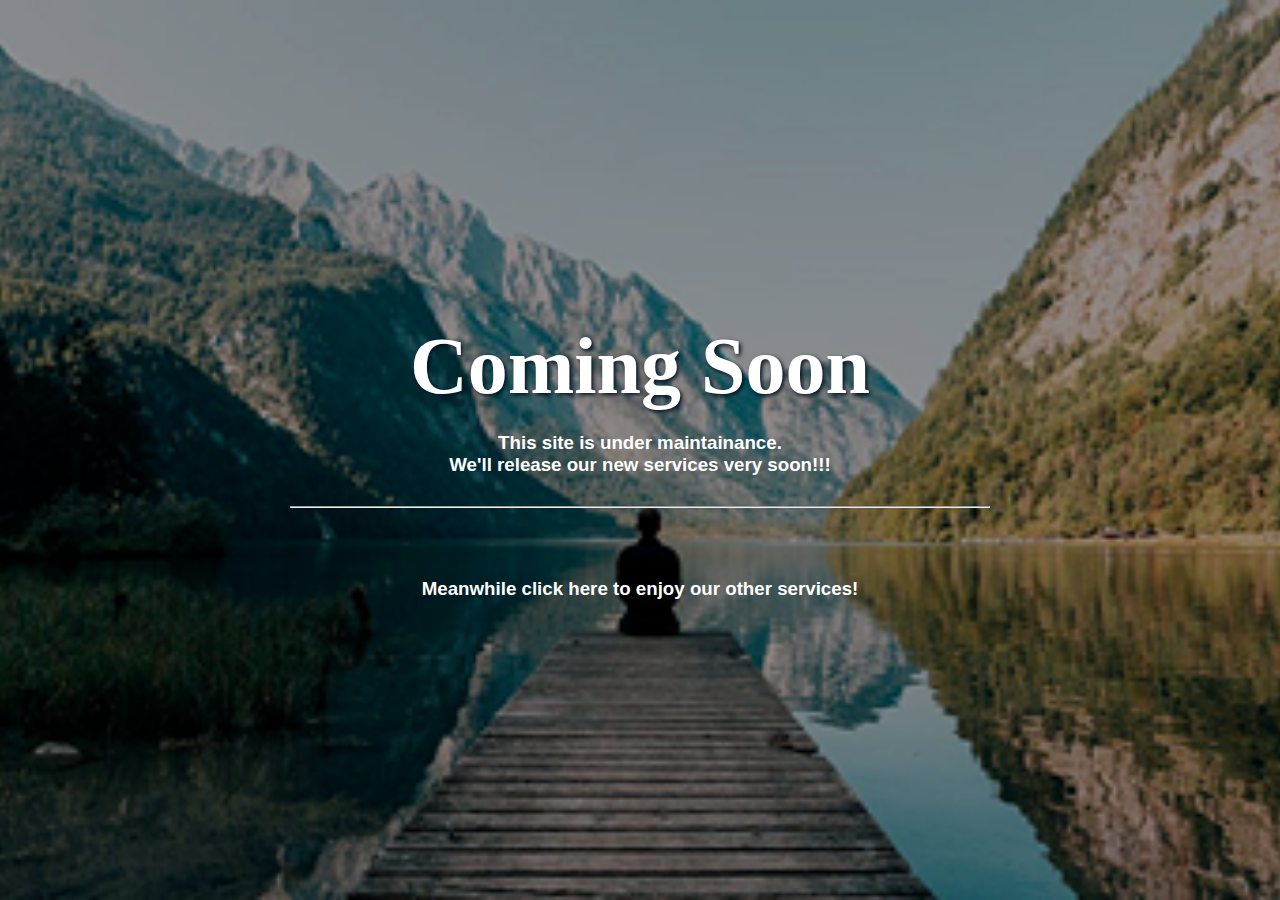
<file: html/comingSoon.html>
<!DOCTYPE html>
<html lang="en">
  <head>
    <meta charset="UTF-8" />
    <meta http-equiv="X-UA-Compatible" content="IE=edge" />
    <meta name="viewport" content="width=device-width, initial-scale=1.0" />
    <link rel ="icon" href="../images/favicon-enhanced.png">
    <link rel="stylesheet" href="../css/styles.css" />
    <link rel="preconnect" href="https://fonts.googleapis.com">
<link rel="preconnect" href="https://fonts.gstatic.com" crossorigin>
<link href="https://fonts.googleapis.com/css2?family=Cedarville+Cursive&family=Dancing+Script&family=Itim&family=Oleo+Script+Swash+Caps&family=Permanent+Marker&display=swap" rel="stylesheet">
    <title>AllWell - Coming Soon</title>
  </head>
  <body>
      <h1>Coming Soon</h1>
      <h3>This site is under maintainance.<br />We'll release our new services very
        soon!!!</h3>
      <hr>
      <p id="launch"></p>
      <h3><a href="https://sukoon-stress-free.netlify.app/#services">Meanwhile click here to enjoy our other services!</a></h3>
  
    </body>
<!--     <script src="../js/comingSoon.js"></script> -->
</html>
</file>
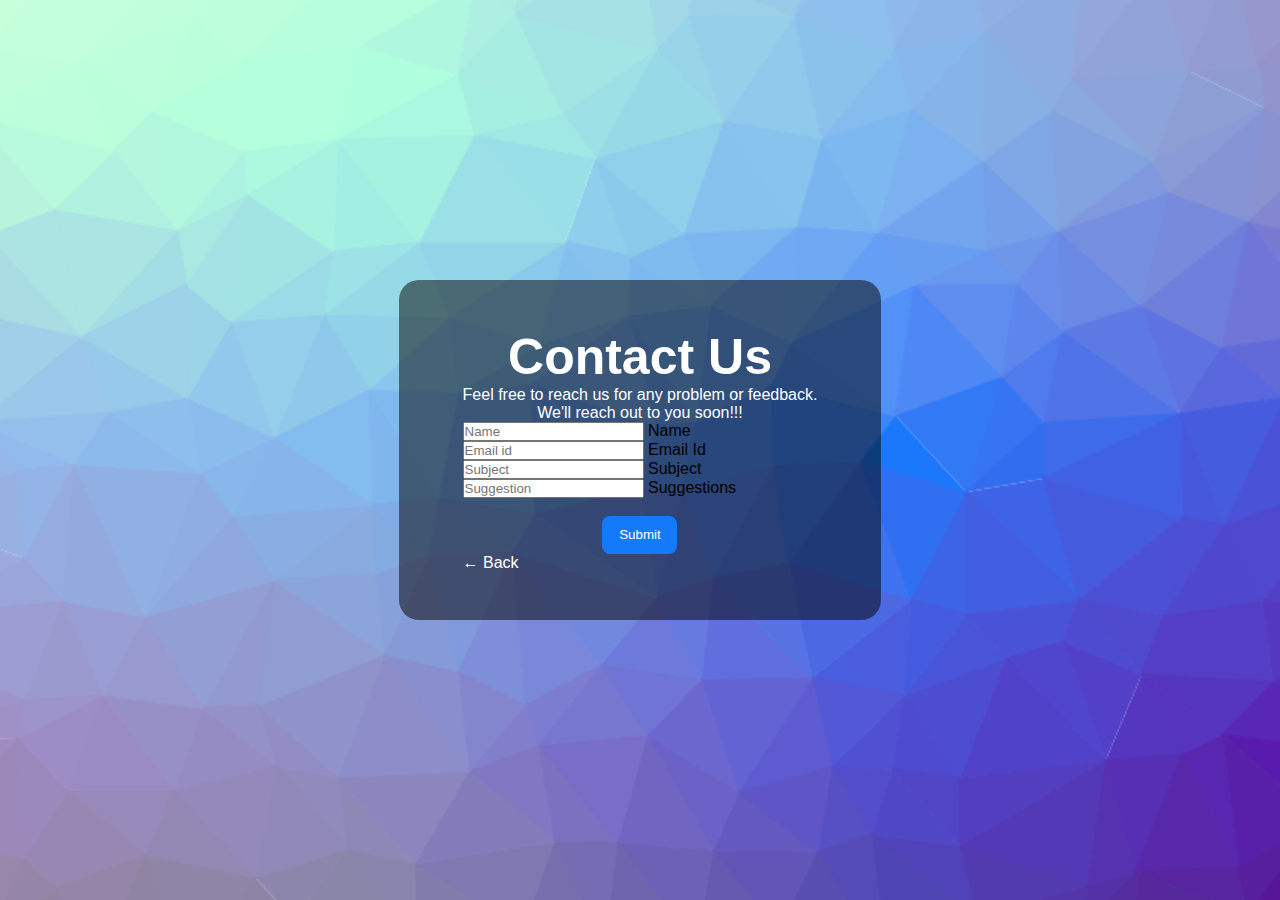
<file: html/contact.html>
<!DOCTYPE html>
<html lang="en">

<head>
    <meta charset="UTF-8" />
    <meta http-equiv="X-UA-Compatible" content="IE=edge" />
    <meta name="viewport" content="width=device-width, initial-scale=1.0" />
    <link rel="icon" href="/images/favicon-enhanced.png">
    <title>AllWell - Contact Us</title>
    <link rel="stylesheet" href="css/contact.css" />
    <link rel="stylesheet" href="https://cdn.jsdelivr.net/npm/bootstrap@5.2.0/dist/css/bootstrap.min.css">
</head>

<body onload="myfunction()">
    <div id="load"></div>
    <!-- Contact Us Section -->
    <section id="contact">
        <div class="form-container">
            <div class="header">
                <h1>Contact Us</h1>
                <p>
                    Feel free to reach us for any problem or feedback.<br />We'll reach
                    out to you soon!!!
                </p>
            </div>

            <form action="https://formspree.io/f/mvoygqdg" method="POST">
                <div class="form-floating mb-3">
                    <input type="text" pattern="^[\S]+\s+[\S]+$" name="name" class="name form-control" id="floatingInput" placeholder="Name" required>
                    <label for="name">Name</label>
                </div>

                <div class="form-floating mb-3">
                    <input type="email" name="email" class="email form-control" id="floatingInput" placeholder="Email id" required>
                    <label for="email">Email Id</label>
                </div>

                <div class="form-floating mb-3">
                    <input type="text" pattern="^[\S\s]+\S" name="subject" class="subject form-control" id="floatingInput" placeholder="Subject" required>
                    <label for="subject">Subject</label>
                </div>

                <div class="form-floating mb-3">
                    <input type="text" name="suggestion" pattern="^[\S\s]+\S" class="suggestion form-control" id="floatingInput" placeholder="Suggestion" required>
                    <label for="suggestion">Suggestions</label>
                </div>

                <a class="atag" href="mailto:sukoon665@gmail.com"><button type="submit" class="btn">Submit</button></a>   
            </form>
            <p><a class="tag" href="../index.html">&#8592; Back</a></p>
        </div>
    </section>
    <script>
        var preloader = document.getElementById('load');
        function myfunction(){
            preloader.style.display='none';
        }
    </script>
</body>

</html>
<script src="https://cdn.jsdelivr.net/npm/bootstrap@5.2.0/dist/js/bootstrap.bundle.min.js"></script>
</file>
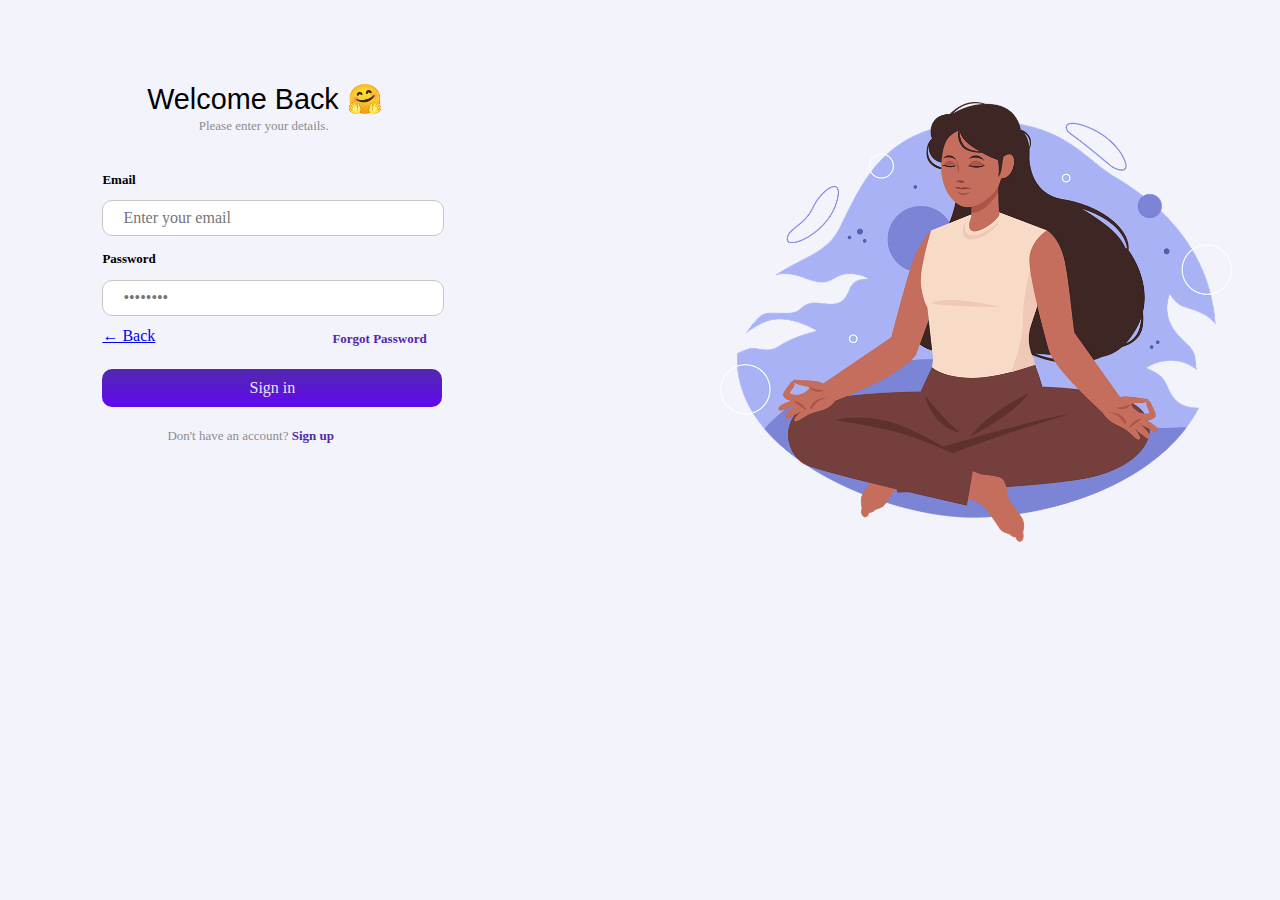
<file: html/login.html>
<!DOCTYPE html>
<html lang="en">
<head>
  <meta charset="UTF-8" />
  <meta http-equiv="X-UA-Compatible" content="IE edge" />
  <meta name="viewport" content="width=device-width, initial-scale=1.0" />
  <link rel="icon" href="/images/favicon-enhanced.png" />
  <link rel="stylesheet" href="css/login.css" />
  <link rel="stylesheet" href="https://cdnjs.cloudflare.com/ajax/libs/font-awesome/5.13.0/css/all.min.css" />

  <style>
    /* Custom CSS for alert messages */
    .alert {
      display: none;
      position: fixed;
      top: 10%;
      left: 50%;
      transform: translate(-50%, -50%);
      padding: 20px;
      background-color: #4caf50;
      color: white;
      text-align: center;
      border-radius: 6px;
      box-shadow: 0px 0px 10px 0px #262626;
      opacity: 0.8;
      transition: all 0.3s ease-in-out;
      z-index: 1;
    }

    #emptyFieldsAlert {
      background-color: red;
    }
    
    input[type="password"]::-webkit-credentials-auto-fill-button,
    input[type="password"]::-webkit-contacts-auto-fill-button,
    input[type="password"]::-ms-reveal {
        display: none;
      }
  </style>
  <title>AllWell - Login</title>
</head>
  <body onload="myfunction()">
    <div id="load">
      <div
        style="
          background-color: white;
          height: 25vh;
          width: 100%;
          position: relative;
          top: -70px;
        "></div>
  </div>

  <div class="alert" id="emptyFieldsAlert" style="display: none">
    Please fill in all fields!
  </div>
  <img src="../images/signupill.png" alt="" />
  <div class="login">
    <div class="welcome">
      <h1 class="titletext">Welcome Back &#x1F917</h1>
      <span>Please enter your details.</span>
    </div>
    <div class="inputs">
      <span>Email<br /></span>
      <input class="inputbox" placeholder="Enter your email" id="loginEmail" /><br />
      <span>Password<br /></span>
      <input type="password" class="inputbox" placeholder="••••••••" id="loginPassword" />
      <i class="fas fa-eye-slash" id="toggleLoginPassword" style="margin-left: -30px; cursor: pointer;"></i>
    </div>
    <div class="forgotpass">
      <span>Forgot Password</span>
    </div>
    <p class="back"><a class="tag" href="../index.html">&#8592; Back</a></p>
    <div class="button">
      <input type="button" class="signin" value="Sign in" id="loginButton" />
    </div>
    <div class="signupline">
      <span>Don't have an account?</span>
      <span class="signupbutton"> Sign up</span>
    </div>
  </div>
  <div class="register">
    <div class="welcome">
      <h1 class="titletext">Create an account</h1>
      <span>Let's get started.</span>
    </div>
    <div class="inputs">
      <span>Username<br /></span>
      <input class="inputbox" placeholder="Enter your username" id="signupUsername" /><br />
      <span>Email<br /></span>
      <input class="inputbox" placeholder="Enter your email" id="signupEmail" /><br />
      <span>Password<br /></span>
      <input type="password" class="inputbox" placeholder="••••••••" id="signupPassword" />
      <i class="fas fa-eye-slash" id="toggleSignupPassword" style="margin-left: -30px; cursor: pointer;"></i>
    </div>
    <p class="back-1"><a class="tag1" href="../index.html">&#8592; Back</a></p>
    <div class="button">
      <input type="button" class="signin" value="Sign up" id="signupButton" />
    </div>
    <div class="signupline">
      <span>Already have an account?</span>
      <span class="signinbutton"> Sign in</span>
    </div>
  </div>

  <!-- Alert messages -->
  <div class="alert" id="loginAlert">Sign in successful!</div>
  <div class="alert" id="signupAlert">Sign up successful!</div>

  <script>
    const signin_btn = document.querySelector(".signinbutton");
    const signup_btn = document.querySelector(".signupbutton");
    const register = document.querySelector(".register");
    const login = document.querySelector(".login");
    signup_btn.addEventListener("click", () => {
      register.style.display = "block";
      login.style.display = "none";
    });
    signin_btn.addEventListener("click", () => {
      register.style.display = "none";
      login.style.display = "block";
    });
    loginButton.addEventListener("click", () => {
      const emailInput = document.getElementById("loginEmail");
      const passwordInput = document.getElementById("loginPassword");
      const loginAlert = document.getElementById("loginAlert");
      if (emailInput.value.trim() === "" || passwordInput.value.trim() === "") {
        const emptyFieldsAlert = document.getElementById("emptyFieldsAlert");
        emptyFieldsAlert.style.display = "block";
        setTimeout(() => {
          emptyFieldsAlert.style.display = "none";
        }, 3000);
      } else {
        emailInput.value = ""; // Clear email input
        passwordInput.value = ""; // Clear password input

        loginAlert.style.display = "block";
        setTimeout(() => {
          loginAlert.style.display = "none";
        }, 3000);
      }
    });

    signupButton.addEventListener("click", () => {
      const usernameInput = document.getElementById("signupUsername");
      const emailInput = document.getElementById("signupEmail");
      const passwordInput = document.getElementById("signupPassword");
      const signupAlert = document.getElementById("signupAlert");

      if (
        usernameInput.value.trim() === "" ||
        emailInput.value.trim() === "" ||
        passwordInput.value.trim() === ""
      ) {
        const emptyFieldsAlert = document.getElementById("emptyFieldsAlert");
        emptyFieldsAlert.style.display = "block";
        setTimeout(() => {
          emptyFieldsAlert.style.display = "none";
        }, 3000);
      } else {
        usernameInput.value = ""; // Clear username input
        emailInput.value = ""; // Clear email input
        passwordInput.value = ""; // Clear password input

        signupAlert.style.display = "block";
        setTimeout(() => {
          signupAlert.style.display = "none";
        }, 3000);
      }
    });

  </script>
  <script>
    const preloader = document.getElementById("load");
    function myfunction() {
      preloader.style.display = "none";
    }
    const toggleLoginPassword = document.querySelector("#toggleLoginPassword");
    const loginPassword = document.getElementById("loginPassword");

    toggleLoginPassword.addEventListener("click", function (e) {

      if(loginPassword.type == "text"){
        loginPassword.type = "password";
        toggleLoginPassword.className = "fas fa-eye-slash";
      }
      else if(loginPassword.type == "password"){
        loginPassword.type = "text";
        toggleLoginPassword.className = "fas fa-eye";
      }
    });

    const toggleSignupPassword = document.querySelector("#toggleSignupPassword");
    const signupPassword = document.getElementById("signupPassword");

    toggleSignupPassword.addEventListener("click", function (e) {

      if(signupPassword.type == "text"){
        signupPassword.type = "password";
        toggleSignupPassword.className = "fas fa-eye-slash";
      }
      else if(signupPassword.type == "password"){
        signupPassword.type = "text";
        toggleSignupPassword.className = "fas fa-eye";
      }
    });
  </script>

</body>
</html>
</file>
<file: css/styles.css>
* {
  box-sizing: border-box;
}


*{
  margin: 0%;
  padding: 0%;
  box-sizing: border-box;
}
body{
  background-image: url("../images/coming_soon_bg.png");
  background-color: black;
  background-repeat: no-repeat;
  background-size: cover;
  background-position: center center;
  height: 100vh;
  font-family: "Poppins", sans-serif;
  display: flex;
  flex-direction: column;
  align-items: center;
  justify-content: center;
  text-align: center;
  margin: 0;
  overflow: hidden;
}
p{
  color: white;
  display: flex;
  align-items: center;
  width: 100%;
  font-size: 30px;
  font-weight: bold;
  margin: 30px 0;
}
h1{
  color: white;
  margin: 20px 0;
  width: 100%;
  font-size: 80px;
  text-align: center;
  font-weight: bold;
}
hr{
  margin: 30px 0;
  display:flex;
  width: 700px;
}
#launch{
  margin: 20px 0;
  margin-left:20%;
  font-size: 40px;
} 

h1 {
  font-family: 'Itim',cursive;
  color: white;
  font-weight: normal;
  font-size: 60px;
  text-shadow: 2px 2px 4px #011120;
  -moz-transition: all 0.2s ease-in;
  -o-transition: all 0.2s ease-in;
  -webkit-transition: all 0.2s ease-in;
  transition: all 0.2s ease-in;
  margin: 20px 0;
  width: 100%;
  font-size: 80px;
  text-align: center;
  font-weight: bold;
}

h3{
  color: white;
}
h3 a{
  color: white;
  text-decoration: none;
}

h3 a:hover{
  color: lightcyan;
  text-shadow:0px 0px 10px blueviolet;
  -moz-transition: all 0.2s ease-in;
  -o-transition: all 0.2s ease-in;
  -webkit-transition: all 0.2s ease-in;
  transition: all 0.2s ease-in;
}

h1:hover {
  color: lightcyan;
  text-shadow:0px 0px 20px blueviolet;
  -moz-transition: all 0.2s ease-in;
  -o-transition: all 0.2s ease-in;
  -webkit-transition: all 0.2s ease-in;
  transition: all 0.2s ease-in;
}


@keyframes typing {
  from {
    width: 0;
  }
}


@media (max-width: 500px) {
  h1 {
    font-size: 45px;
  }
  .time {
    margin: 5px;
    padding: 0.1rem;
  }
  .time h2 {
    font-size: 12px;
  }
  .text {
    font-size: 10px;
    box-shadow: 5px 5px 3px rgb(143, 143, 143);
    padding: 0.1rem;
    border-radius: 1px;
  }
  h3 {
    color: white;
    font-size: 1rem;
    animation: typing 1s steps(12);
  }
}
</file>
<file: html/css/contact.css>
* {
  margin: 0;
  padding: 0;
  -webkit-box-sizing: border-box;
  box-sizing: border-box;
}
#load{
	margin: auto;
    width: 100%;
    height: -webkit-fill-available;
    position: fixed;
    background: #fff url(/images/Spin-Preloader-1.gif) no-repeat center;
    z-index: 9999999;
}
.header {
  display: flex;
  text-align: center;
  margin: auto;
  flex-direction: column;
}

body {
  display: -webkit-box;
  display: -ms-flexbox;
  display: flex;
  -webkit-box-pack: center;
  -ms-flex-pack: center;
  justify-content: center;
  -webkit-box-align: center;
  -ms-flex-align: center;
  align-items: center;
  height: 100vh;
  background: url("../../images/contact.png");
  background-size: cover;
  background-repeat: no-repeat;
  font-family: "Lato", sans-serif;
  
}

h1 {
  font-size: 50px;
  font-weight: 900;
  color: #fff;
}
p{
  color: #fff;
}
.sr-only:not(:focus):not(:active) {
  clip: rect(0 0 0 0);
  -webkit-clip-path: inset(50%);
  clip-path: inset(50%);
  height: 1px;
  overflow: hidden;
  position: absolute;
  white-space: nowrap;
  width: 1px;
}

.form-container {
  padding: 3rem 4rem;
border-radius: 20px;
  background-color: rgba(0, 0, 0, 0.5);
}

a {
  text-decoration: none;
  display:flex;
  margin:auto;
}
.atag {
  text-decoration: none;
  width:75px;
}
.tag{
  width:60px;
  margin:0 !important;
  text-decoration: none;
  color: #fff;
}
a .btn {
  margin-top: 18px;
  border: 2px solid #137afc;
  color: #fff;
  cursor: pointer;
  background-color:  #137afc;
  box-shadow: inset 0 0 0 0 #137afc;
  border-radius: 8px;
  -webkit-border-radius: 8px;
  -moz-border-radius: 8px;
  -ms-border-radius: 8px;
  -o-border-radius: 8px;
  transition: ease-out 0.4s;
  -webkit-transition: ease-out 0.4s;
  -moz-transition: ease-out 0.4s;
  -ms-transition: ease-out 0.4s;
  -o-transition: ease-out 0.4s;
}

a .btn {
  display: block;
  text-decoration: none;
  font-family: "Montserrat", sans-serif;
  font-weight: 500;
  height: 2.4rem;
  width: 7.1rem;
  text-align: center;
  display: flex;
  justify-content: center;
  align-items: center;
}

a .btn:hover {
  border: 2px solid #137afc;
  box-shadow: inset 130px 0 0 0 #fff;
  color: #137afc;
}
</file>
<file: html/css/login.css>
@import url("https://fonts.googleapis.com/css2?family=Poppins:wght@100;200;300;400;500;600;700;800&display=swap");
@import url("https://fonts.googleapis.com/css2?family=Prompt:wght@600&display=swap");

:root {
  --main-icon-color: #5328af;
  --main-bg-color: #f3f3fb;
}

body {
  overflow: hidden;
  background-color: var(--main-bg-color);
  margin: 0;
  padding: 0;
  box-sizing: border-box;
}

img {
  height: 400px;
}

.login,
.register {
  max-width: 35rem;
  width: 100%;
}

.container {
  height: 100vh;
  width: 100%;
  display: flex;
  align-items: center;
  justify-content: center;
}

#load {
  margin: auto;
  width: 100%;
  height: -webkit-fill-available;
  position: fixed;
  background: #fff url(/images/Spin-Preloader-1.gif) no-repeat center;
  z-index: 9999999;
}

.welcome h1 {
  font-family: "Prompt", sans-serif;
  font-weight: 500;
  margin: 0% 0%;
  font-size: 1.8em;
}

.welcome span {
  font-family: "Poppins";
  color: #8e8d8d;
  font-size: small;
}

.inputs {
  margin: 2.2em 0em;
  margin-bottom: 0em;
}

.inputs span {
  font-family: "Poppins";
  font-weight: 600;
  font-size: small;
}

.inputbox {
  width: 300px;
  margin: 0.8em 0em;
  display: inline-block;
  -webkit-box-sizing: content-box;
  -moz-box-sizing: content-box;
  box-sizing: content-box;
  padding: 8px 20px;
  border: 1px solid #c7c7c7;
  -webkit-border-radius: 10px;
  border-radius: 10px;
  font: normal 16px / normal "Poppins";
  color: #000000;
  -o-text-overflow: clip;
  text-overflow: clip;
}

/*.forgotpass {
  display: flex;
  justify-content: space-between;
  width: 350px;
  align-items: center;
}
*/
.forgotpass span {
  font-family: "Poppins";
  font-weight: 650;
  font-size: small;
  color: var(--main-icon-color);
  cursor: pointer;
}

.signin {
  margin: 0.5em 0em;
  width: 320px;
  display: inline-block;
  -webkit-box-sizing: content-box;
  -moz-box-sizing: content-box;
  box-sizing: content-box;
  cursor: pointer;
  padding: 10px 10px;
  border: none;
  -webkit-border-radius: 10px;
  border-radius: 10px;
  font: normal 16px / normal "Poppins";
  font-weight: 500;
  color: rgba(255, 255, 255, 0.9);
  -o-text-overflow: clip;
  text-overflow: clip;
  background: var(--main-icon-color);
  background: linear-gradient(0deg,
      rgba(96, 9, 240, 1) 0%,
      var(--main-icon-color) 100%);
  border: none;
}

.signin:before {
  height: 0%;
  width: 2px;
}

.signin:hover {
  box-shadow: 4px 4px 6px 0 rgba(255, 255, 255, 0.5),
    -4px -4px 6px 0 rgba(116, 125, 136, 0.5),
    inset -4px -4px 6px 0 rgba(255, 255, 255, 0.2),
    inset 4px 4px 6px 0 rgba(0, 0, 0, 0.4);
}

.back-1 {
  margin-top: -0.6%;
}

.signupline {
  font-family: "Poppins";
  color: #8e8d8d;
  font-size: small;
  padding: 1em 5em;
}

.signupbutton,
.signinbutton {
  font-family: "Poppins";
  font-weight: 650;
  font-size: small;
  color: var(--main-icon-color);
  cursor: pointer;
}

.register {
  display: none;
}


@media screen and (max-width: 1920px) {
  img {
    width: 40%;
    height: 2%;
    margin: -25em 45em;
    margin-top: 8%;
  }

  .login ,.register {
    margin-left: 8%;
    margin-top: -5%;
  }

  .forgotpass span {
    margin-left: 230px;
  }

  .back{
    margin-top: -3.5%;
  }

  .welcome {
    margin-left:8%;
  }

  .welcome span {
   margin-left: 10%;
  }
}
@media screen and (max-width: 970px) {
  img {
    margin: 6em 25em;
    width: 70%;
  }
}
@media screen and (max-width: 720px) {
  img {
    margin: 0em 0em;
    width: 80%;
    height: 40%;
    padding-bottom: 12%;

  }
  .login {
    margin-top: 8%;
  }
  
}
@media screen and (max-width: 575px) {
  img {
    width: 50%;
    height: 42%;
    padding-bottom: 20%;
  }
  
}
@media screen and (max-width: 484px) {
  img {
    width: 140%;
    margin-top: 15%;
  }
  .login {
    margin-top: 45%;
  }
}
@media screen and (max-width: 380px) {

  .welcome {
    text-align: center;
    margin-top: -20%;
    margin-left: 15px;
  }
  .welcome h1 {
    font-size: 1.5em;
    margin-left: auto;
    margin-right: 15px;
    justify-content: center;
    align-items: center;
    margin-top: 0;
  }

  img {
    max-width: 80%;
    height: 40%;
    margin-left: 30px;
    margin-right: auto;
    justify-content: center;
    align-items: center;
    margin-top: 0;
  }

  .login {
    margin-top: -6%;
    margin-left: 10px;
  }
  .inputs {
    margin: 2.2em 0em;
    margin-bottom: 0em;
  }
  
  .inputs span {
    margin-left: 15px;
  }
  .inputbox {
    width: 270px;
    margin-left: 15px;
  }
  
  .forgotpass span {
    margin-left: 200px;
  }

  .back {
    margin-top: -5%;
    margin-left: 15px;
  }

  .signin {
    width: 300px;
    margin-left:12px ;
    margin-top: 0;
    align-items: center;
    justify-content: center;
  }

  .signupline {
    padding-top: 5px;
  }

  .welcome span {
    margin-right: 15%;
  }
}
</file>
